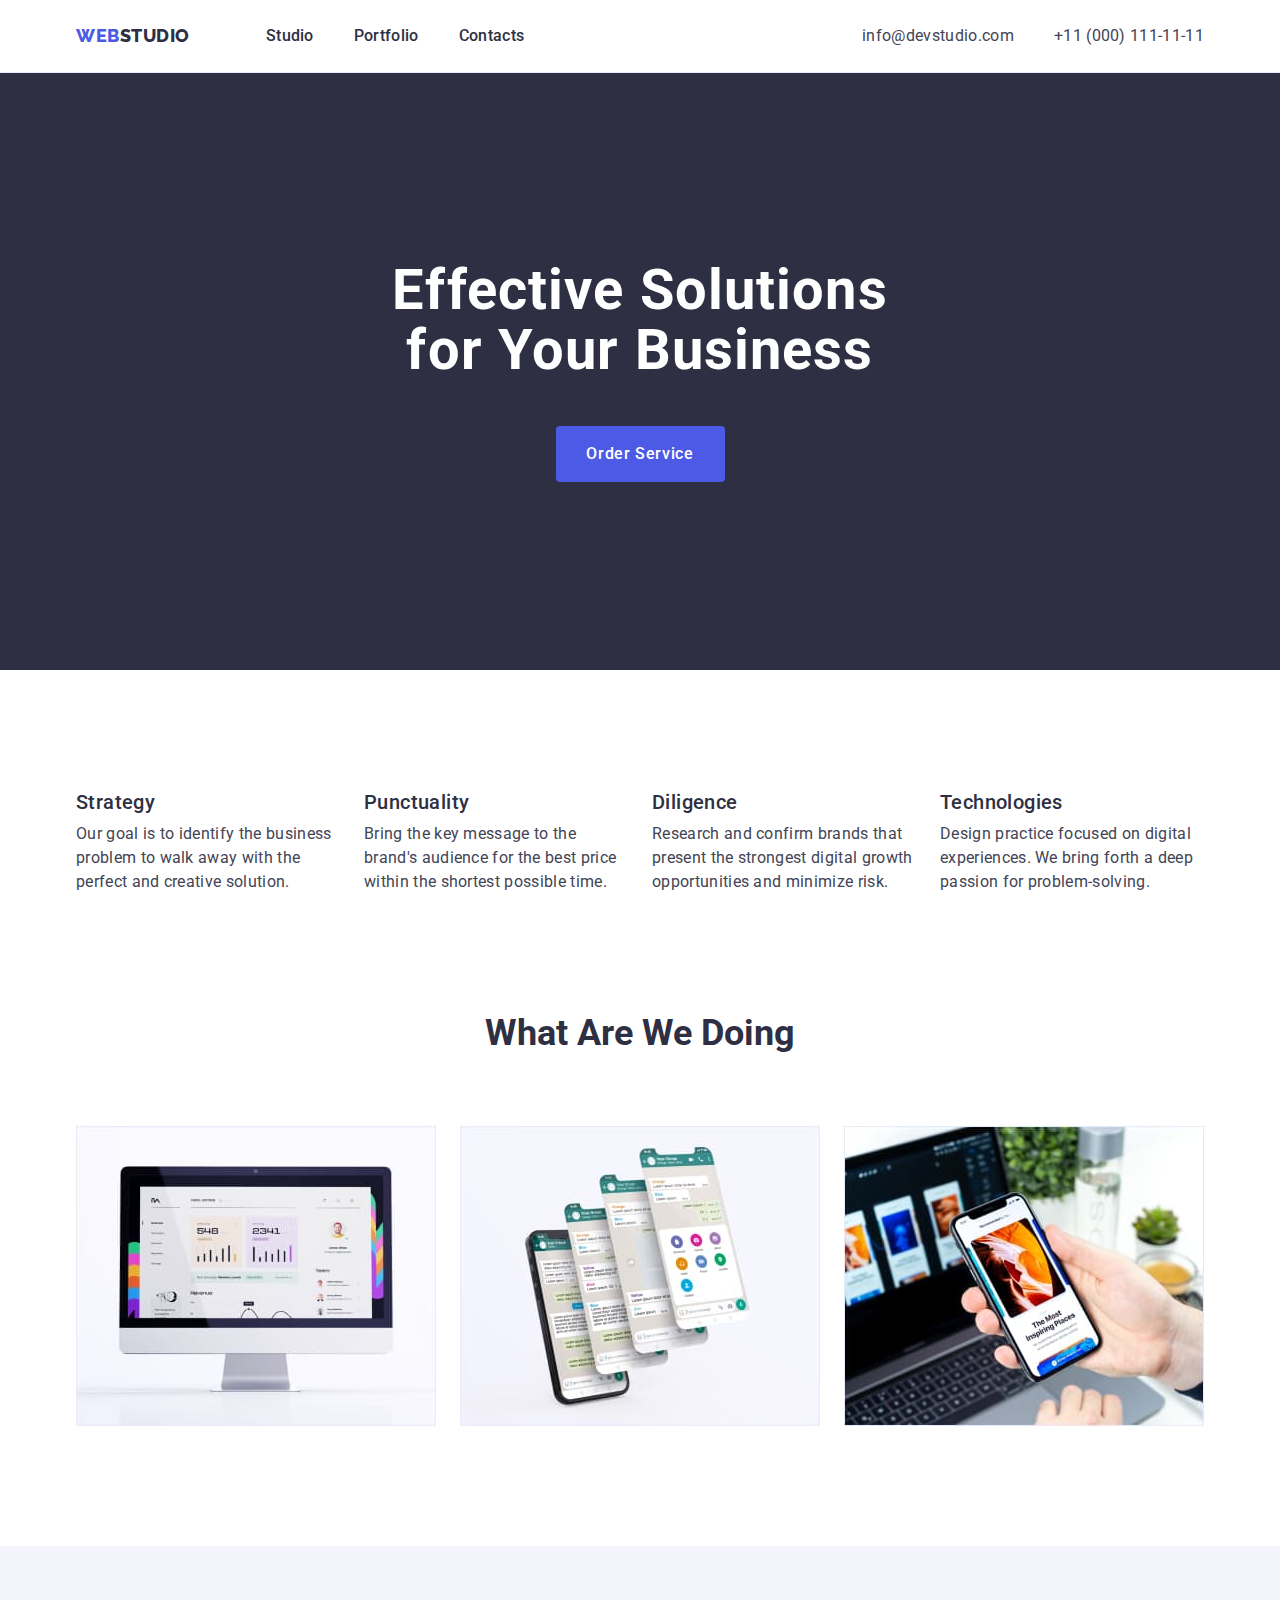
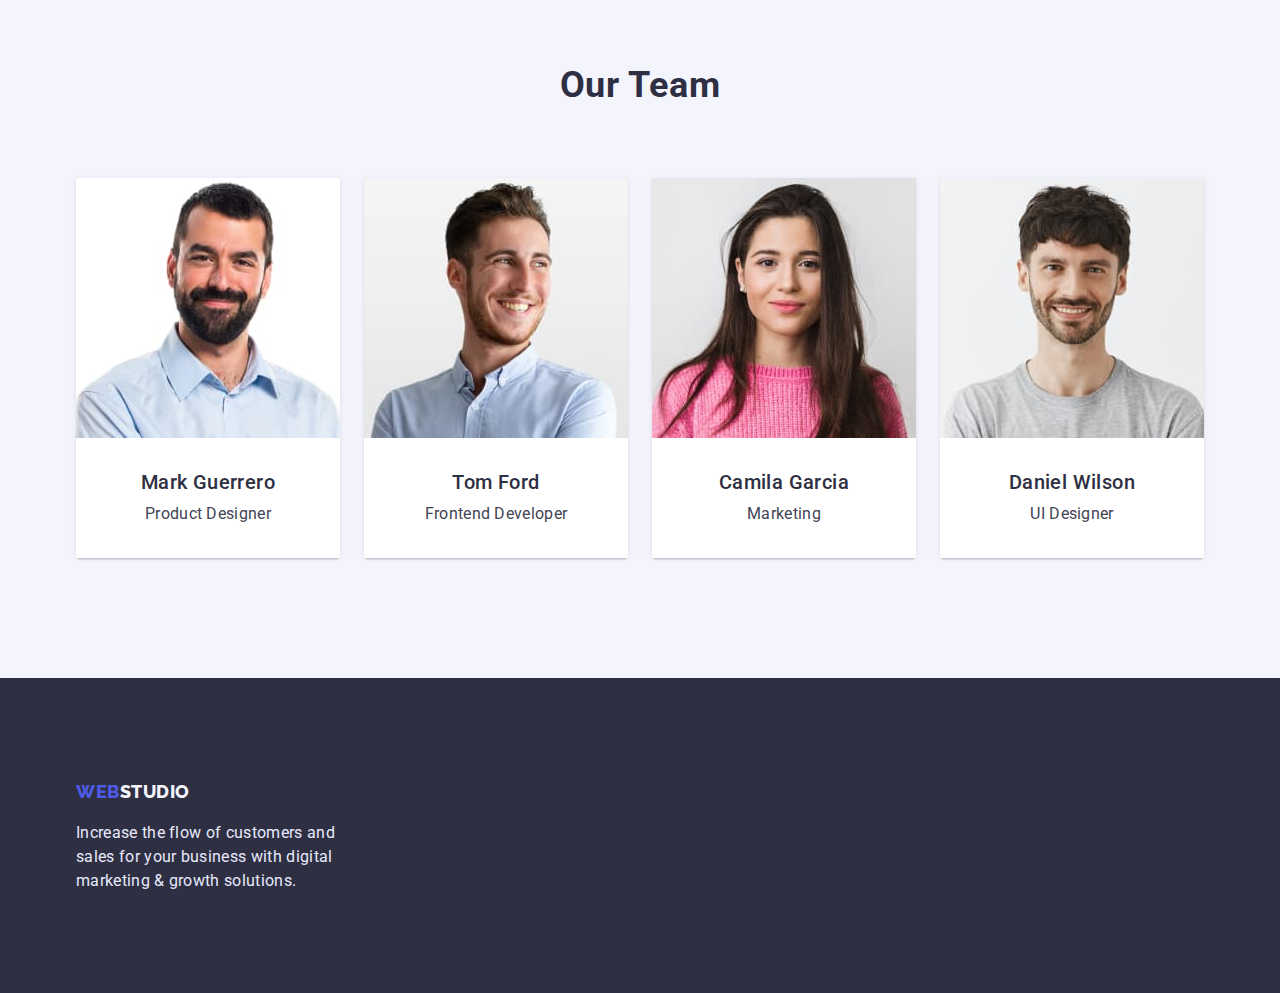
<file: index.html>
<!-- @format -->

<!DOCTYPE html>
<html lang="en">
  <head>
    <meta charset="UTF-8" />
    <meta http-equiv="X-UA-Compatible" content="IE=edge" />
    <meta name="viewport" content="width=device-width, initial-scale=1.0" />
    <title>Document</title>
    <link rel="stylesheet" href="./css/modern-normalize.css" />
    <link rel="stylesheet" href="./css/styles.css" />
    <link rel="preconnect" href="https://fonts.googleapis.com" />
    <link rel="preconnect" href="https://fonts.gstatic.com" crossorigin />
    <link
      href="https://fonts.googleapis.com/css2?family=Raleway:wght@800&family=Roboto:wght@400;500;700&display=swap"
      rel="stylesheet"
    />
  </head>
  <body class="body">
    <header class="header">
      <div class="header-container container">
        <nav class="header-nav">
          <a href="" class="header-logo link"
            >Web<span class="span-logo">Studio</span></a
          >
          <ul class="header-list list">
            <li class="header-item">
              <a href="./index.html" class="header-link link">Studio</a>
            </li>
            <li class="header-item">
              <a href="./portfolio.html" class="header-link link">Portfolio</a>
            </li>
            <li class="header-item">
              <a href="" class="header-link link">Contacts</a>
            </li>
          </ul>
        </nav>
        <address class="header-connect">
          <ul class="header-connect-list list">
            <li class="header-connect-item">
              <a
                href="mailto:info@devstudio.com"
                class="header-connect-link link"
                >info@devstudio.com</a
              >
            </li>
            <li class="header-connect-item">
              <a href="tel:+110001111111" class="header-connect-link link"
                >+11 (000) 111-11-11</a
              >
            </li>
          </ul>
        </address>
      </div>
    </header>
    <main>
      <section class="service">
        <div class="container">
          <h1 class="service-title">Effective Solutions for Your Business</h1>
          <button type="button" class="service-btn">Order Service</button>
        </div>
      </section>
      <section class="skill">
        <div class="container">
          <h2 hidden class="skill-title">Your Business</h2>
          <ul class="skill-list list">
            <li class="skill-item">
              <h3 class="skill-title">Strategy</h3>
              <p class="skill-text">
                Our goal is to identify the business problem to walk away with
                the perfect and creative solution.
              </p>
            </li>
            <li class="skill-item">
              <h3 class="skill-title">Punctuality</h3>
              <p class="skill-text">
                Bring the key message to the brand's audience for the best price
                within the shortest possible time.
              </p>
            </li>
            <li class="skill-item">
              <h3 class="skill-title">Diligence</h3>
              <p class="skill-text">
                Research and confirm brands that present the strongest digital
                growth opportunities and minimize risk.
              </p>
            </li>
            <li class="skill-item">
              <h3 class="skill-title">Technologies</h3>
              <p class="skill-text">
                Design practice focused on digital experiences. We bring forth a
                deep passion for problem-solving.
              </p>
            </li>
          </ul>
        </div>
      </section>
      <section class="info">
        <div class="container">
          <h2 class="info-title">What are we doing</h2>
          <ul class="info-list list">
            <li class="info-item">
              <img
                src="./images/computer1.jpg"
                alt="ComputerApple"
                width="360"
                class="info-img"
              />
            </li>

            <li class="info-item">
              <img
                src="./images/watsapp.jpg"
                alt="WatsApp"
                width="360"
                class="info-img"
              />
            </li>
            <li class="info-item">
              <img
                src="./images/iphone.jpg"
                alt="Iphone"
                width="360"
                class="info-img"
              />
            </li>
          </ul>
        </div>
      </section>
      <section class="team">
        <div class="container">
          <h2 class="team-our-title">Our Team</h2>
          <ul class="team-list list">
            <li class="team-item">
              <img
                src="./images/markguerrero.jpg"
                alt="Mark Guerrero"
                width="264"
                class="info-img"
              />
              <div class="container-team">
                <h3 class="team-title">Mark Guerrero</h3>
                <p class="team-text">Product Designer</p>
              </div>
            </li>
            <li class="team-item">
              <img src="./images/tomford.jpg" alt="Tom Ford" width="264" />
              <div class="container-team">
                <h3 class="team-title">Tom Ford</h3>
                <p class="team-text">Frontend Developer</p>
              </div>
            </li>
            <li class="team-item">
              <img
                src="./images/camilagarcia.jpg"
                alt="Camila Garcia"
                width="264"
              />
              <div class="container-team">
                <h3 class="team-title">Camila Garcia</h3>
                <p class="team-text">Marketing</p>
              </div>
            </li>
            <li class="team-item">
              <img
                src="./images/danielwilson.jpg"
                alt="Daniel Wilson"
                width="264"
              />
              <div class="container-team">
                <h3 class="team-title">Daniel Wilson</h3>
                <p class="team-text">UI Designer</p>
              </div>
            </li>
          </ul>
        </div>
      </section>
    </main>
    <footer class="footer">
      <div class="container-footer container">
        <a href="./index.html" class="footer-logo link"
          >Web<span class="footer-span">Studio</span></a
        >
        <p class="footer-text">
          Increase the flow of customers and sales for your business with
          digital marketing & growth solutions.
        </p>
      </div>
    </footer>
  </body>
</html>
</file>
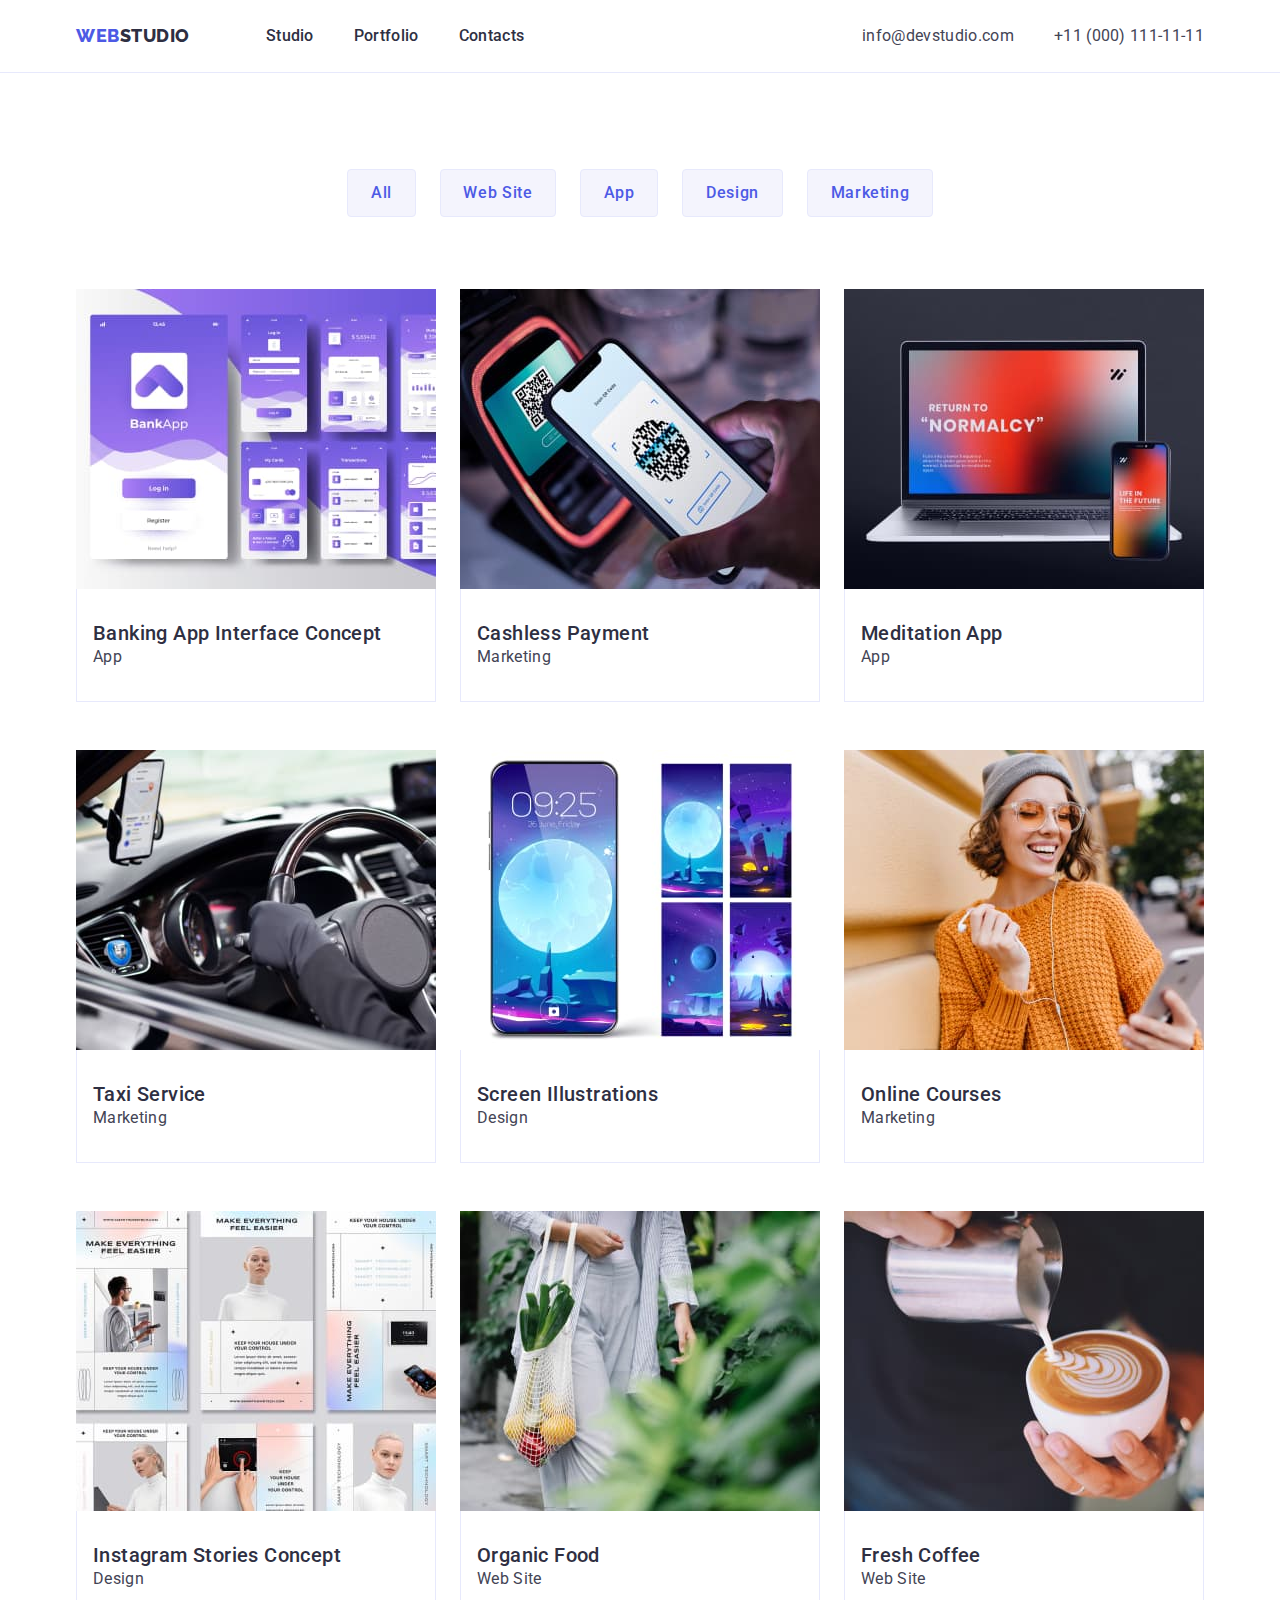
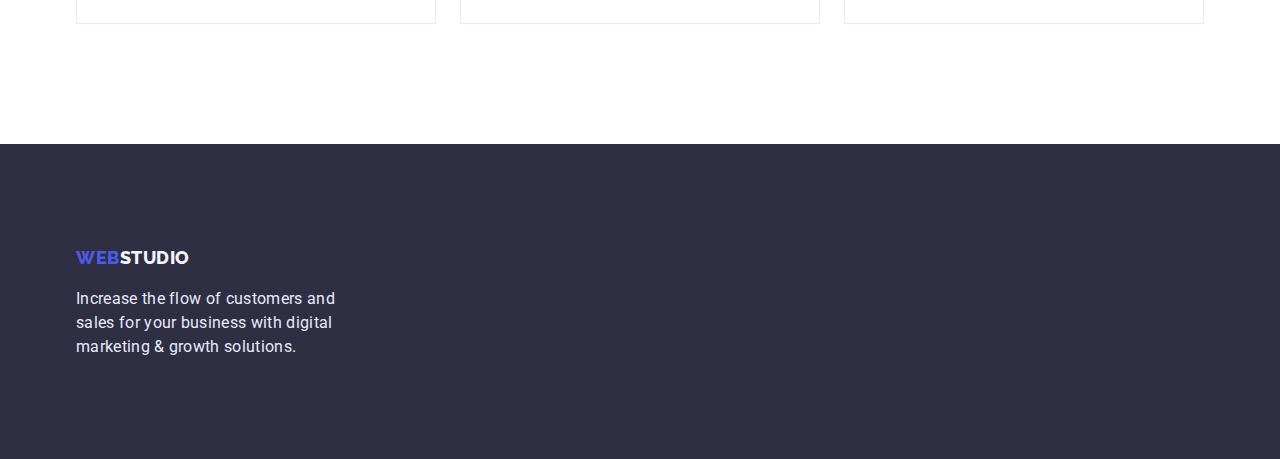
<file: portfolio.html>
<!-- @format -->

<!DOCTYPE html>
<html lang="en">
  <head>
    <meta charset="UTF-8" />
    <meta http-equiv="X-UA-Compatible" content="IE=edge" />
    <meta name="viewport" content="width=device-width, initial-scale=1.0" />
    <title>Document</title>
    <link rel="stylesheet" href="./css/modern-normalize.css" />
    <link rel="stylesheet" href="./css/styles.css" />
    <link rel="preconnect" href="https://fonts.googleapis.com" />
    <link rel="preconnect" href="https://fonts.gstatic.com" crossorigin />
    <link
      href="https://fonts.googleapis.com/css2?family=Raleway:wght@800&family=Roboto:wght@400;500;700&display=swap"
      rel="stylesheet"
    />
  </head>
  <body>
    <header class="header">
      <div class="header-container container">
        <nav class="header-nav">
          <a href="" class="header-logo link"
            >Web<span class="span-logo">Studio</span></a
          >
          <ul class="header-list list">
            <li class="header-item">
              <a href="./index.html" class="header-link link">Studio</a>
            </li>
            <li class="header-item">
              <a href="./portfolio.html" class="header-link link">Portfolio</a>
            </li>
            <li class="header-item">
              <a href="" class="header-link link">Contacts</a>
            </li>
          </ul>
        </nav>
        <address class="header-connect">
          <ul class="header-connect-list list">
            <li class="header-connect-item">
              <a
                href="mailto:info@devstudio.com"
                class="header-connect-link link"
                >info@devstudio.com</a
              >
            </li>
            <li class="header-connect-item">
              <a href="tel:+110001111111" class="header-connect-link link"
                >+11 (000) 111-11-11</a
              >
            </li>
          </ul>
        </address>
      </div>
    </header>
    <main>
      <section class="serch">
        <div class="container">
           <h1 hidden class="serch-title">Serch</h1>
        <ul class="serch-list list">
          <li class="serch-item">
            <button type="button" class="serch-btn btn-all">All</button>
          </li>
          <li class="serch-item">
            <button type="button" class="serch-btn btn-web">Web Site</button>
          </li>
          <li class="serch-item">
            <button type="button" class="serch-btn btn-app">App</button>
          </li>
          <li class="serch-item">
            <button type="button" class="serch-btn btn-des">Design</button>
          </li>
          <li class="serch-item">
            <button type="button" class="serch-btn btn-mark">Marketing</button>
          </li>
        </ul>
          <ul class="catalog-list list">
            <li class="catalog-item">
              <a href="" class="catalog-link link"
                ><img src="./images/bankingapp.jpg" alt="bankingapp" width="360"/>
                <div class="container-catalog">
                  <h2 class="catalog-title">Banking App Interface Concept</h2>
                  <p class="catalog-text">App</p>
                </div></a
              >
            </li>
            <li class="catalog-item">
              <a href="" class="catalog-link link"
                ><img src="./images/cashlespayment.jpg" alt="cashlespayment" width="360" />
                <div  class="container-catalog">
                  <h2 class="catalog-title">Cashless Payment</h2>
                  <p class="catalog-text">Marketing</p>
                </div></a
              >
            </li>
            <li class="catalog-item">
              <a href="" class="catalog-link link"
                ><img src="./images/meditaionapp.jpg" alt="meditaionapp" width="360"/>
                <div  class="container-catalog">
                  <h2 class="catalog-title">Meditation App</h2>
                  <p class="catalog-text">App</p>
                </div></a
              >
            </li>
            <li class="catalog-item">
              <a href="" class="catalog-link link"
                ><img src="./images/taxiservice.jpg" alt="taxiservice" width="360"/>
                <div  class="container-catalog">
                  <h2 class="catalog-title">Taxi Service</h2>
                  <p class="catalog-text">Marketing</p>
                </div></a
              >
            </li>
            <li class="catalog-item">
              <a href="" class="catalog-link link"
                ><img
                  src="./images/screenillustrations.jpg"
                  alt="screenillustrations" width="360px"
                />
                <div  class="container-catalog"> 
                  <h2 class="catalog-title">Screen Illustrations</h2>
                  <p class="catalog-text">Design</p>
                </div></a
              >
            </li>
            <li class="catalog-item">
              <a href="" class="catalog-link link">
                <img src="./images/onlinecourses.jpg" alt="onlinecourses" width="360" />
                <div  class="container-catalog">
                  <h2 class="catalog-title">Online Courses</h2>
                  <p class="catalog-text">Marketing</p>
                </div></a
              >
            </li>
            <li class="catalog-item">
              <a href="" class="catalog-link link">
                <img
                  src="./images/instagramstoriesconcept.jpg"
                  alt="instagramstoriesconcept" width="360"
                />
                <div  class="container-catalog">
                  <h2 class="catalog-title">Instagram Stories Concept</h2>
                  <p class="catalog-text">Design</p>
                </div></a
              >
            </li>
            <li class="catalog-item">
              <a href="" class="catalog-link link"
                ><img src="./images/organicfood.jpg" alt="organicfood" width="360" />
                <div  class="container-catalog">
                  <h2 class="catalog-title">Organic Food</h2>
                  <p class="catalog-text">Web Site</p>
                </div></a
              >
            </li>
            <li class="catalog-item">
              <a href="" class="catalog-link link">
                <img src="./images/freshcoffee.jpg" alt="freshcoffee" width="360"/>
                <div  class="container-catalog">
                  <h2 class="catalog-title">Fresh Coffee</h2>
                  <p class="catalog-text">Web Site</p>
                </div></a
              >
            </li>
          </ul>
        </div>
      </section>
    </main>
    <footer class="footer">
      <div class="container-footer container">
        <a href="./index.html" class="footer-logo link"
          >Web<span class="footer-span">Studio</span></a
        >
        <p class="footer-text">
          Increase the flow of customers and sales for your business with
          digital marketing & growth solutions.
        </p>
      </div>
    </footer>
  </body>
</html>
</file>
<file: css/styles.css>
body{
    font-family: "Roboto", sans-serif;
    color: #434455;
    background-color: #FFFFFF;
}
img {
    display: block;
    width: 100%;
    height: auto;
}
/*-------------------HEADER------------------*/
.link{
    text-decoration: none;
}
.list{
    list-style: none;
    padding: 0;
    margin: 0;
}
.header {
    font-style: normal;
    border-bottom: 1px solid #E7E9FC;
    margin: 0 auto;
}
.header-container {
    display: flex;
    align-items: center;
    max-width: 1440px;
    height: 72px;
}
.container {
    width: 1158px;
    padding-left: 15px;
    padding-right: 15px;
    margin: 0px auto;
}
.header-nav {
    display: flex;
    align-items: center;
    margin-right: auto;
}
.header-logo {
    font-family: 'Raleway', sans-serif;
    font-style: normal;
    font-weight: 800;
    font-size: 18px;
    line-height: 1.17;
    display: flex;
    align-items: center;
    letter-spacing: 0.03em;
    text-transform: uppercase;
    color: #4d5ae5;
    flex: none;
    order: 0;
    flex-grow: 0;
    margin-right: 76px;
}

.span-logo {
    color:#2E2F42;
    order: 0;
}
.header-list {
    display: flex;
    gap: 40px;
}
.header-item {

}
.header-link {
    font-family: 'Roboto';
    padding-top: 24px;
    padding-bottom: 24px;
    display: block;
    font-weight: 500;
    font-size: 16px;
    line-height: 1.5;
    letter-spacing: 0.02em;
    color: #2E2F42;
    flex: none;
    order: 0;
    flex-grow: 0;
}
.header-link:hover{
    color:#404bbf;
}
.header-link:focus{
    color: #404bbf;
}
.header-connect {
    font-style: normal;
}
.header-connect-list {
    display: flex;
    gap: 40px;
}
.header-connect-item {
    
}
.header-connect-link {
    font-family: 'Roboto';
    font-size: 16px;
    line-height: 1.5;
    letter-spacing: 0.02em;
    color: #434455;
}
.header-connect-link:hover{
    color: #404BBF;
}
.header-connect-link:focus {
    color: #404BBF;
}
/*-------------------HEADER END------------------*/
.service {
    background-color: #2e2f42;
    padding-top: 188px;
    padding-bottom: 188px;
    text-align: center;
}

.service-title {
    max-width: 496px;
    margin: 0 auto;
    font-size: 56px;
    line-height: 1.07;
    letter-spacing: 0.02em;
    color: #ffffff;
    text-align: center;
}

.service-btn {
    font-family: "Roboto", sans-serif;
    min-width: 169px;
    height: 56px;
    margin-top: 45px;
    font-weight: 500;
    font-size: 16px;
    line-height: 1.5;
    letter-spacing: 0.04em;
    color: #ffffff;
    cursor: pointer;
    background: #4D5AE5;
    border-radius: 4px;
    border: none;
}
.service-btn:hover{
    box-shadow: 0px 4px 4px rgba(0, 0, 0, 0.15);
}

.skill {
    padding-top: 120px;
    padding-bottom: 120px;
}

.skill-title {
    color: #2e2f42;
    font-weight: 500;
    font-size: 20px;
    line-height: 1.2;
    letter-spacing: 0.02em;
    margin: 0;
}

.skill-list {
    display: flex;
    gap: 24px;
}

.skill-item {
    width: 264px;
}

.skill-text {
    line-height: 1.5;
    letter-spacing: 0.02em;
    margin: 8px 0 0 0;
}

.info {
    padding-bottom: 120px;
}

.info-title {
    font-size: 36px;
    line-height: 1.11;
    text-align: center;
    text-transform: capitalize;
    color: #2e2f42;
    margin: 0 0 72px 0;
}

.info-list {
    display: flex;
    gap: 24px;
}

.info-item {}
.info-img {
    display: block;
    width: 100%;
    height: auto;
}

.team {
    background: #F4F4FD;
    padding-top: 120px;
    padding-bottom: 120px;
}

.team-our-title {
    margin: 0px 0px 72px 0px;
    font-size: 36px;
    line-height: 1.11;
    text-align: center;
    letter-spacing: 0.02em;
    text-transform: capitalize;
    color: #2e2f42;
}
.team-title{
    font-weight: 500;
    font-size: 20px;
    line-height: 1.2;
    letter-spacing: 0.02em;
    color: #2e2f42;
    margin: 0;
    padding-bottom: 8px;
}
.container-team{
    padding-top: 32px;
    padding-bottom: 32px;
    background-color: #FFFFFF;
}
.team-list {
    display: flex;
    gap: 24px;
}

.team-item {
    box-shadow: 0px 1px 6px rgba(46, 47, 66, 0.08), 0px 1px 1px rgba(46, 47, 66, 0.16), 0px 2px 1px rgba(46, 47, 66, 0.08);
    border-radius: 0px 0px 4px 4px;
    text-align: center;
}

.team-text {
    line-height: 1.5;
    letter-spacing: 0.02em;
    margin: 0;
    padding: 0;
}
/*-------------------SERCH------------------*/
.serch {
   padding-bottom: 120px;
   padding-top: 96px;
}
.serch-title {
    font-size: 56px;
    line-height: 1.07;
    text-align: center;
    letter-spacing: 0.02em;
    color: #ffffff;
}
.serch-list{
    margin-bottom: 72px;
    display: flex;
    justify-content: center;
    gap: 24px;
}
.serch-item{
    
}

.serch-btn {
    font-family: 'Roboto', sans-serif;
    font-weight: 500;
    font-size: 16px;
    line-height: 1.5;
    display: flex;
    align-items: center;
    letter-spacing: 0.04em;
    color: #4D5AE5;
    flex: none;
    order: 0;
    flex-grow: 0;
    cursor: pointer;
    border: 1px solid #E7E9FC;
    border-radius: 4px;
    justify-content: center;
    background: #F4F4FD;
}
.btn-all{
    width: 69px;
    height: 48px 
}
.btn-web{
    width: 116px;
    height: 48px;  
}
.btn-app{
    width: 78px;
    height: 48px;
}
.btn-des{
    width: 101px;
    height: 48px;
}
.btn-mark{
    width: 126px;
    height: 48px;
}
.serch-btn:hover {
    color: #FFFFFF;
    background: #404BBF;
    box-shadow: 0px 3px 1px rgba(0, 0, 0, 0.1), 0px 2px 1px rgba(0, 0, 0, 0.08), 0px 2px 2px rgba(0, 0, 0, 0.12);
    border: 1px solid #404BBF;
}
.catalog-list{
    display: flex;
    flex-wrap: wrap;
    row-gap: 48px;
    column-gap: 24px
}
.container-catalog{
    padding-top: 32px;
    border-right: 1px solid #E7E9FC;
    border-left: 1px solid #E7E9FC;
    border-bottom: 1px solid #E7E9FC;
    padding-bottom: 32px;
    padding-left: 16px;
}
.catalog-item{
}
.catalog-title {
    font-family: 'Roboto', sans-serif;
    padding: 0;
    margin: 0;
    font-weight: 500;
    font-size: 20px;
    line-height: 1.2;
    letter-spacing: 0.02em;
    color: #2E2F42;
    flex: none;
    order: 0;
    flex-grow: 0;
}

.catalog-text {
    font-family: 'Roboto', sans-serif;
    padding: 0;
    margin: 0;
    font-weight: 400;
    font-size: 16px;
    line-height: 1.5;
    letter-spacing: 0.02em;
    color: #434455;
    flex: none;
    order: 1;
    flex-grow: 0;
}
.catalog-link{
    text-decoration: none;
}
/*-------------------CATALOG END------------------*/
/*-------------------FOOTER------------------*/
.footer {
    padding-top: 101.5px;
    padding-bottom: 100px;
    background: #2E2F42;
}
.container-footer{
}
.footer-logo {
    font-family: "Raleway", sans-serif;
    margin-bottom: 17.5px;
    font-weight: 800;
    width: 115px;
    height: 24px;
    font-size: 18px;
    line-height: 1.17;
    display: flex;
    align-items: center;
    letter-spacing: 0.03em;
    text-transform: uppercase;
    color:#4d5ae5;
    flex: none;
    order: 1;
    flex-grow: 0;
}
.footer-span {
    color:#f4f4fd;
    order: 0;
}
.footer-text {
    font-family: 'Roboto';
    font-size: 16px;
    line-height: 1.5;
    letter-spacing: 0.02em;
    color: #E7E9FC;
    width: 264px;
    height: 72px;
    margin: 0;
}
/*-------------------FOOTER END------------------*/
</file>
